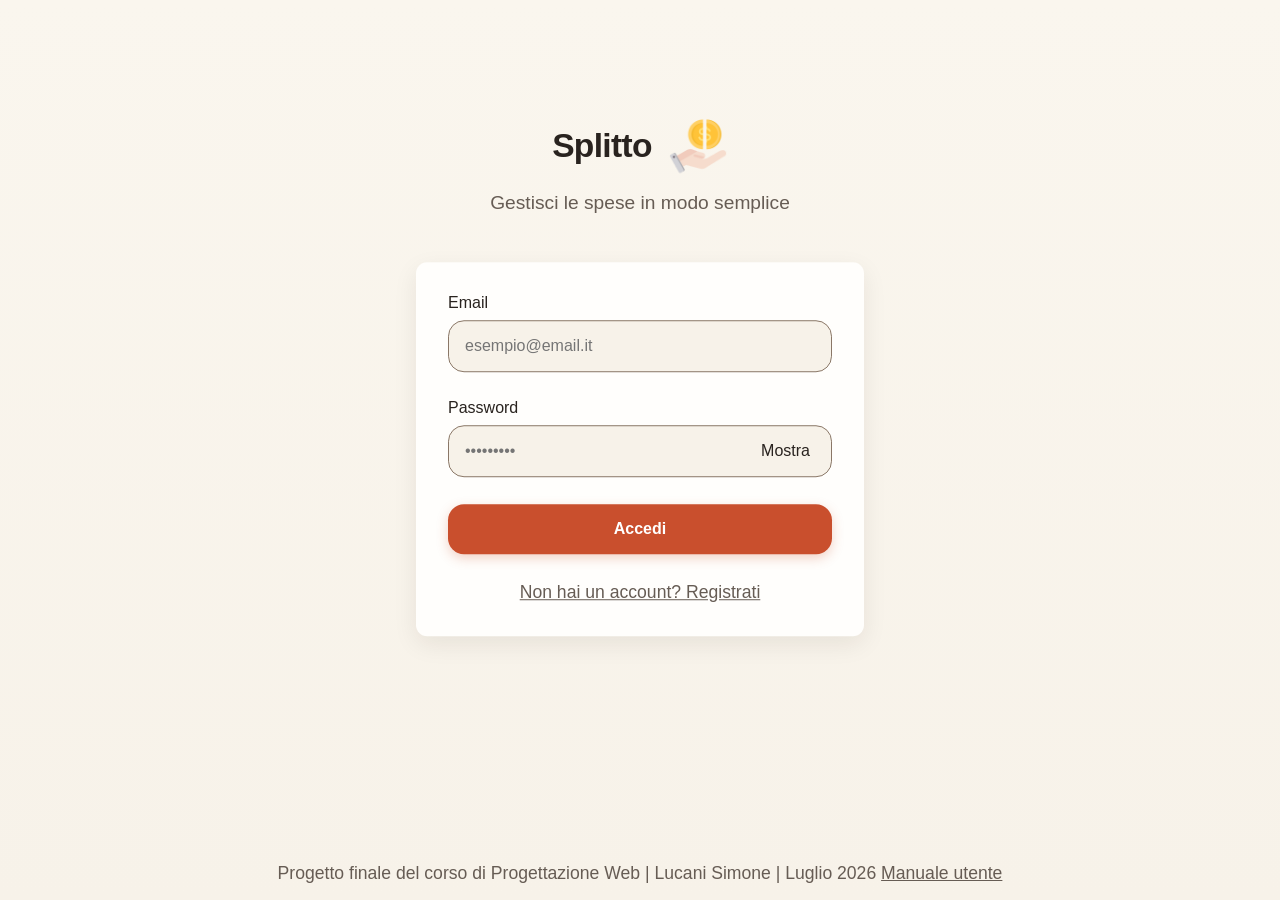
<file: index.html>
<!DOCTYPE html>
<html lang="it">
<head>
    <meta charset="UTF-8">
    <meta name="viewport" content="width=device-width, initial-scale=1.0">
    <title>Splitto - Login </title>
    <link rel="icon" type="image/png" href="img/logo.png"> <!--per icona sito alto sx-->

    <link rel="stylesheet" href="css/style.css">
</head>

<body>
    <div class="paginaLogin">
        <header>
            <div class="h1h2">
                <div class="titoloLogo">
                    <h1>Splitto</h1>
                    <img  src="img/logo.png" alt="logo" class="logo">
                </div>
                <h2>Gestisci le spese in modo semplice</h2>
            </div>
        </header>
    
        <main>
            
            <form method="post" id="formLogin" class="bloccoBianco" novalidate>
    
                <div class="labelInput nascosto" id="labelInputNome">
                    <label for="inputNome">Nome</label>
                    <input type="text"  id="inputNome" name="nome" placeholder="Luca" pattern="^[A-Z][a-z]+$">
                </div>
    
                <div class="labelInput">
                    <label for="inputEmail">Email</label>
                    <input type="email" required id="inputEmail" name="email" placeholder="esempio@email.it">
                </div>
    
                <div id="pwdRequisiti">
                    <div class="labelInput">
                        <label for="inputPassword">Password</label>
                        <div class="passwordMostra">
                            <input type="password" required id="inputPassword"  name="password" placeholder="•••••••••" pattern="(?=.*[A-Z])(?=.*[0-9])(?=.*[^A-Za-z0-9]).{8,}">
                            <button class="btnMostra" id="btnMostra" type="button">Mostra</button>
                        </div>
                    </div>
                    
                    <ul id="listaRequisiti" class="nascosto">
                        <li id="reqLunghezza" class="invalido">Almeno 8 caratteri</li>
                        <li id="reqMaiuscola" class="invalido">Almeno una lettera maiuscola</li>
                        <li id="reqNumero" class="invalido">Almeno un numero</li>
                        <li id="reqSpeciale" class="invalido">Almeno un carattere speciale</li>
                    </ul>
                </div>
                    
                
                <div id="areaErrore" class="errore nascosto"></div>
    
                <button type="submit" id="btnAccedi" class="btnArancio">Accedi</button>
                
                
                <button id="linkRegistrati" class="btnLink">Non hai un account? Registrati</button>
                
            </form>
        </main>

        
        
    </div>
    <footer>
        <small>
            Progetto finale del corso di Progettazione Web | Lucani Simone | Luglio 2026
        </small>
        <small>
            <a class="manuale" href="html/manuale.html">Manuale utente</a>
        </small>
    </footer>
    
    <script src="js/common.js"></script>
    <script src="js/login.js"></script>
</body>
</html>
</file>
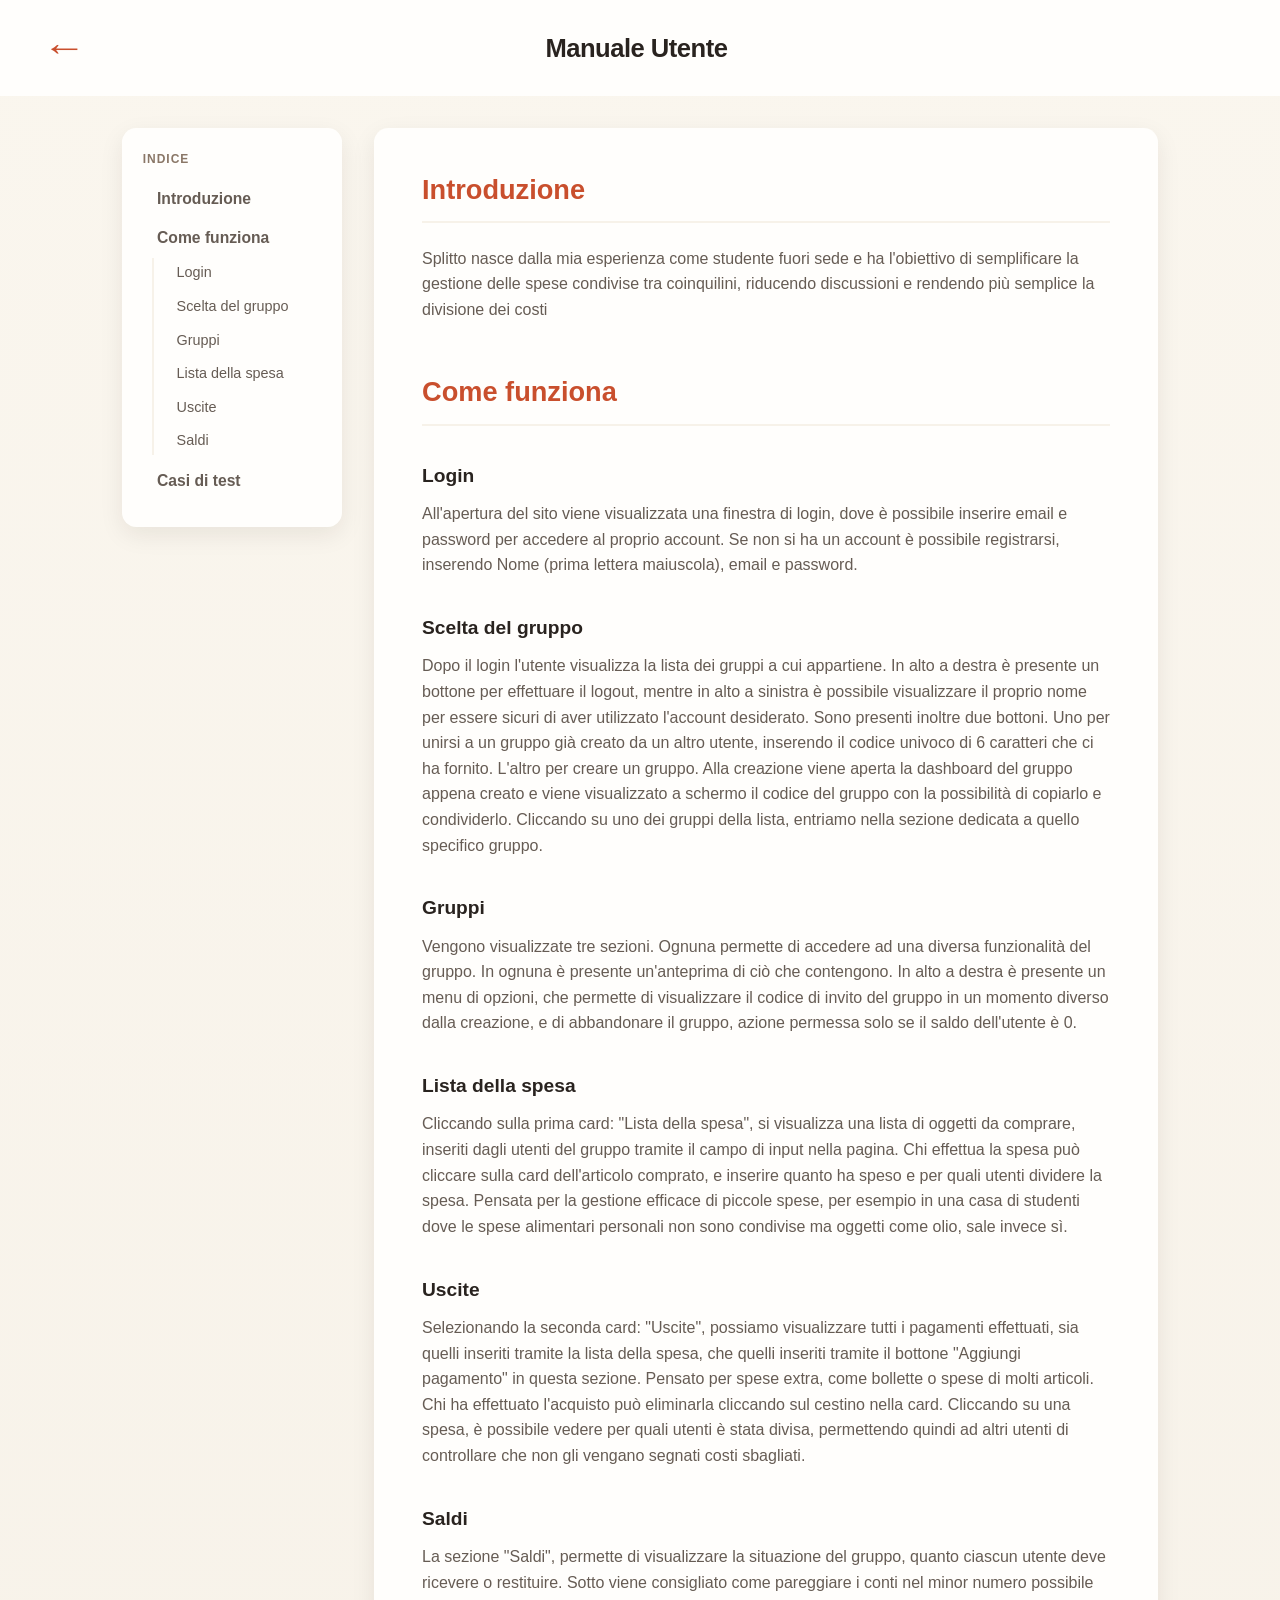
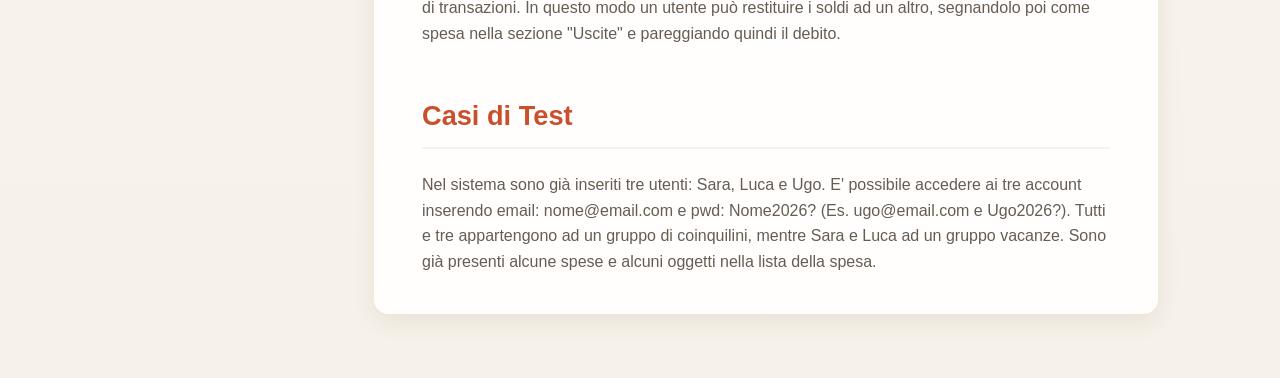
<file: html/manuale.html>
<!DOCTYPE html>
<html lang="it">

<head>
    <meta charset="UTF-8">
    <meta name="viewport" content="width=device-width, initial-scale=1.0">
    <title>Splitto - Manuale Utente</title>
    <link rel="icon" type="image/png" href="../img/logo.png"> <!--per icona sito alto sx-->

    <link rel="stylesheet" href="../css/style.css">
</head>

<body>
    <header class="intestazione">
        <button id="btnIndietroManuale" class="freccia">←</button>
        <h1 id="titoloNomeGruppo">Manuale Utente</h1>
        <div id="finto"></div>
    </header>

    <div class="corpoManuale">
        <nav class="navManuale">
            <span class="etichettaNav">Indice</span>
            <ul class="listaNav">
                <li><a href="#introduzione">Introduzione</a></li>
                <li>
                    <a href="#funzionamento">Come funziona</a>
                    <ul class="listaNav">
                        <li><a href="#login">Login</a></li>
                        <li><a href="#sceltaGruppo">Scelta del gruppo</a></li>
                        <li><a href="#gruppi">Gruppi</a></li>
                        <li><a href="#listaSpesa">Lista della spesa</a></li>
                        <li><a href="#uscite">Uscite</a></li>
                        <li><a href="#saldi">Saldi</a></li>
                    </ul>
                </li>
                <li><a href="#test">Casi di test</a></li>
            </ul>
        </nav>
        
        <main class="manualeUtente">
            <h2 id="introduzione">Introduzione</h2>
            Splitto nasce dalla mia esperienza come studente fuori sede e ha l'obiettivo di semplificare la gestione delle spese
            condivise tra coinquilini, riducendo discussioni e rendendo più semplice la divisione dei costi
    
            <h2 id="funzionamento">Come funziona</h2>
    
            <h3 id="login">Login</h3>
            All'apertura del sito viene visualizzata una finestra di login, dove è possibile inserire email e password per accedere al proprio account. Se non si ha un account è possibile registrarsi, inserendo Nome (prima lettera maiuscola), email e password.
    
            <h3 id="sceltaGruppo">Scelta del gruppo</h3>
            Dopo il login l'utente visualizza la lista dei gruppi a cui appartiene. In alto a destra è presente un bottone per effettuare il logout, mentre in alto a sinistra è possibile visualizzare il proprio nome per essere sicuri di aver utilizzato l'account desiderato.
            Sono presenti inoltre due bottoni. Uno per unirsi a un gruppo già creato da un altro utente, inserendo il codice univoco di 6 caratteri che ci ha fornito. L'altro per creare un gruppo. Alla creazione viene aperta la dashboard del gruppo appena creato e viene visualizzato a schermo il codice del gruppo con la possibilità di copiarlo e condividerlo.
            Cliccando su uno dei gruppi della lista, entriamo nella sezione dedicata a quello specifico gruppo.
    
            <h3 id="gruppi">Gruppi</h3>
            Vengono visualizzate tre sezioni. Ognuna permette di accedere ad una diversa funzionalità del gruppo. In ognuna è presente un'anteprima di ciò che contengono. 
            In alto a destra è presente un menu di opzioni, che permette di visualizzare il codice di invito del gruppo in un momento diverso dalla creazione, e di abbandonare il gruppo, azione permessa solo se il saldo dell'utente è 0.
        
            <h3 id="listaSpesa">Lista della spesa</h3>
            Cliccando sulla prima card: "Lista della spesa", si visualizza una lista di oggetti da comprare, inseriti dagli utenti del gruppo tramite il campo di input nella pagina.
            Chi effettua la spesa può cliccare sulla card dell'articolo comprato, e inserire quanto ha speso e per quali utenti dividere la spesa.
            Pensata per la gestione efficace di piccole spese, per esempio in una casa di studenti dove le spese alimentari personali non sono condivise ma oggetti come olio, sale invece sì. 
    
            <h3 id="uscite">Uscite</h3>
            Selezionando la seconda card: "Uscite", possiamo visualizzare tutti i pagamenti effettuati, sia quelli inseriti tramite la lista della spesa, che quelli inseriti tramite il bottone "Aggiungi pagamento" in questa sezione.
            Pensato per spese extra, come bollette o spese di molti articoli.
            Chi ha effettuato l'acquisto può eliminarla cliccando sul cestino nella card.
            Cliccando su una spesa, è possibile vedere per quali utenti è stata divisa, permettendo quindi ad altri utenti di controllare che non gli vengano segnati costi sbagliati.
    
            <h3 id="saldi">Saldi</h3>
            La sezione "Saldi", permette di visualizzare la situazione del gruppo, quanto ciascun utente deve ricevere o restituire.
            Sotto viene consigliato come pareggiare i conti nel minor numero possibile di transazioni.
            In questo modo un utente può restituire i soldi ad un altro, segnandolo poi come spesa nella sezione "Uscite" e pareggiando quindi il debito.
    
            <h2 id="test">Casi di Test</h2>
            Nel sistema sono già inseriti tre utenti: Sara, Luca e Ugo. E' possibile accedere ai tre account inserendo email: nome@email.com e pwd: Nome2026? (Es. ugo@email.com e Ugo2026?).
            Tutti e tre appartengono ad un gruppo di coinquilini, mentre Sara e Luca ad un gruppo vacanze.
            Sono già presenti alcune spese e alcuni oggetti nella lista della spesa.
        </main>
    </div>



    <script>
        const btnIndietroManuale = document.getElementById("btnIndietroManuale");

        btnIndietroManuale.addEventListener("click",(event)=>{
            event.preventDefault();

            window.location.href = "../index.html";
        });
    </script>
</body>
</html>
</file>
<file: css/style.css>
*,
*::before,
*::after {
    box-sizing: border-box;
}

:root {
    --colore-principale: #c94f2d;
    --colore-principale-hover: #a93e22;
    --colore-bianco-hover: #e2e6ea;
    --colore-sfondo: #f7f2e9;
    --colore-blocco: #fffefc;
    --colore-testo: #29231f;
    --colore-testo2: #665c54;
    --colore-errore: #c0392b;
    --colore-successo: #2e7d5b;
    --colore-bordo: #8a7767;
    --colore-dettaglio: #f4b942;
}

/* ---------- BASE ---------- */



body {
    min-height: 100vh;

    display: flex;
    flex-direction: column;
    align-items: center;
    justify-content: flex-start;
    margin: 0;

    background: linear-gradient(180deg, #faf6ee 0%, var(--colore-sfondo) 100%);
    color: var(--colore-testo);
    font-family: "Segoe UI", Tahoma, Geneva, Verdana, sans-serif;
}

h1 {
    margin: 0;
    letter-spacing: -0.02em;
    font-size: 2.1rem;
    font-weight: 650;
}

h2 {
    color: var(--colore-testo2);
    font-size: 1.2rem;
    font-weight: 400;
}

header {
    width: 100%;
    padding: 0.5rem 0.5rem 0.5rem;
    text-align: center;
    min-height: 125px;
}

footer {
    color: var(--colore-testo2);
    margin-top: auto;
    padding: 1rem;
    text-align: center;
    font-size: 1.2rem;
}

.manuale{
    color: var(--colore-testo2);
}

/* ---------- LOGO ---------- */

.titoloLogo {
    display: flex;
    align-items: center;
    justify-content: center;
    gap: 1rem;
}

.logo {
    width: 60px;
    height: auto;
    object-fit: contain;
}

/* ---------- CONTENITORI ---------- */
.h1h2{
    display: flex;
    flex-direction: column;
    align-items: center;
}
.mainGruppi {
    display: flex;
    flex-direction: column;
    align-items: center;
    gap: 1rem;
    padding: 3rem;
    width: 100%;
    max-width: 900px;
}

.bloccoBianco {
    padding: 2rem;
    background-color: var(--colore-blocco);
    border-radius: 0.7rem;
    box-shadow: 0 8px 24px rgba(42, 30, 18, 0.08);
}
/*----------LOGIN---------*/
#formLogin{
    width: 28rem;
}

.passwordMostra {
    position: relative;
    width: 100%;
}

#inputPassword {
    width: 100%;
    padding-right: 6rem;
}


.invalido {
    color: var(--colore-errore);
}

.valido {
    color: var(--colore-successo);
}

.btnMostra {
    position: absolute;
    right: 1rem;
    top: 50%;
    transform: translateY(-50%);
    background-color: transparent;
    color: var(--colore-testo);
    border: none;
    font-weight: 500;
    font-size: 1rem;
    cursor: pointer;
}

.paginaLogin {
    flex: 1;
    width: 100%;

    display: flex;
    flex-direction: column;
    align-items: center;
    justify-content: center;


    gap: 1.5rem;
    padding: 2rem;

    transform: translateY(-6%);
}
/* ---------- FORM ---------- */


form {
    display: flex;
    flex-direction: column;
    gap: 1.7rem;
}

.labelInput {
    display: flex;
    flex-direction: column;
    gap: 0.5rem;
}

.labelInput label {
    color: var(--colore-testo);
    font-size: 1rem;
    font-weight: 500;
}

input {
    width: 100%;
    padding: 1rem;

    background-color: var(--colore-sfondo);
    color: var(--colore-testo);

    border: 1px solid var(--colore-bordo);
    border-radius: 1rem;

    font: inherit;
    transition: border-color 0.2s ease, 
    box-shadow 0.2s ease,
    background-color 0.2s ease;
}

input:hover{
    border-color: var(--colore-principale);
}

input:focus-visible {
    outline: none;
    border-color: var(--colore-principale) ;
    box-shadow: 0 0 0 4px #c94f2d60
}

input:focus::placeholder {
    opacity: 0.6;
}

.inputErrore {
    background-color: #fde8e8;
    border-color: var(--colore-errore);
}

.errore {
    min-height: 1.2rem;
    color: var(--colore-errore);
    font-size: 1rem;
    text-align: center;
    margin: 0;
}


/* ---------- BOTTONI ---------- */

button {
    font: inherit;
    cursor: pointer;
}

.btnArancio,
.btnBianco {
    padding: 1rem;
    border-radius: 1rem;
    font-weight: bold;
    text-align: center;

    transition:
        background-color 0.2s ease,
        border-color 0.2s ease,
        transform 0.1s ease;
}

.btnArancio {
    background-color: var(--colore-principale);
    color: white;
    border: none;
    box-shadow: 0 4px 12px rgba(201, 79, 45, 0.25);
}

.btnArancio:hover {
    background-color: var(--colore-principale-hover);
    transform: translateY(-1px);
}

.btnArancio:active {
    transform: translateY(1px);
}


.btnBianco {
    background-color: var(--colore-blocco);
    color: var(--colore-testo);
    border: none;
    box-shadow: 0 4px 12px rgba(29, 8, 3, 0.25);
}

.btnBianco:hover {
    background-color: var(--colore-bianco-hover);
    transform: translateY(-1px);
}

.btnBianco:active {
    transform: translateY(1px);
}

.btnLink,
.manuale {
    background-color: transparent;
    border: none;
    box-shadow: none;
    font-weight: 500;
    color: var(--colore-testo2);
    text-decoration: underline;
    font-size: 1.1rem;
}

small{
    font-size: 1.1rem;
}
.btnLink:hover,
.manuale:hover {
    color: var(--colore-principale-hover);
}

.btnLink:focus-visible,
.manuale:focus-visible {
    outline: 2px solid var(--colore-dettaglio);
    outline-offset: 3px;
    border-radius: 2px;
}

.coppiaBottoni {
    display: flex;
    gap: 2rem;
    padding: 1rem;
}

.coppiaBottoni button {
    width: 15rem;
}

/* ---------- PAGINA GRUPPI ---------- */

.intestazione {
    display: flex;
    justify-content: space-between;
    align-items: center;
    padding: 0.5rem 2rem;
    width: 100%;
    box-sizing: border-box;
    background-color: var(--colore-blocco);
    min-height: 6rem;
}

.btnEsci {
    padding: 0.5rem 1rem;
    background-color: var(--colore-errore);
    color: white;
    border: none;
    border-radius: 0.7rem;

    transition:
            background-color 0.2s ease,
            border-color 0.2s ease,
            transform 0.1s ease;
}

.btnEsci:hover {
    filter: brightness(0.85); /* più scuro all'hover*/
    transform: translateY(-1px);
}


.btnEsci:active {
    filter: brightness(0.75);
    transform: translateY(1px);
}

.testoSemplice {
    color: var(--colore-testo);
}

#info {
    font-size: 0.95rem;
    font-weight: 600;
    color: var(--colore-principale);
    background-color: var(--colore-sfondo);
    padding: 0.6rem 1.2rem;
    border-radius: 4rem;
    box-shadow: inset 0 1px 3px rgba(0, 0, 0, 0.02);
    display: inline-block;
}

.spazio {
    display: flex;
    flex-direction: column;
    gap: 1.3rem;
    align-items: center;
    width: 100%;
    max-width: 800px;
    margin: 0 auto;
    justify-content: center;
}


.bloccoLista{
    flex: 1;
    width: 95%;
    max-width: 800px;
    box-sizing: border-box;
    cursor: pointer;
    margin: 0;
    border-left: 4px solid var(--colore-principale);

    display: flex;
    justify-content: space-between;
    align-items: center;
}

.titoloGruppo{
    margin: 0 0 0.6rem 0;
    font-size: 1.6rem;
    font-weight: 630;
}

.bloccoLista:hover {
    transform: translateY(-2px);
    box-shadow: 0 12px 28px rgba(42, 30, 18, 0.12);
}

.bloccoLista:hover .freccia{
    transform: scaleX(1.5) translateX(4px);
    color: var(--colore-principale-hover);
}


.mainGruppi .coppiaBottoni{
    display: flex;
    gap: 1rem;
    width: 100%;
    max-width: 800px;
    margin: 2rem auto 0 auto;
}

.mainGruppi .coppiaBottoni button {
    flex: 1;
}

.freccia {
    display: inline-block;
    font-family: "Arial", sans-serif;
    font-size: 2.3rem;
    font-weight: 800;
    color: var(--colore-principale);
    cursor: pointer;
    margin-left: 8px;
    transform: scaleX(1.2);
    transition: all 0.2s ease;
    background-color: transparent;
    border:none;

}


.badgePartecipanti {
    display: inline-flex;
    align-items: center;
    width: -moz-fit-content; 
    width: fit-content;
    font-size: 0.85rem;
    font-weight: 500;
    padding: 0.5rem 1rem;
    border-radius: 1rem;
    margin-top: 0.4rem;
}

/* ---------- DIALOG ---------- */

.sfondoDialog{
    position: fixed;
    top: 0;
    left: 0;
    width: 100%;
    height: 100%;
    background-color: rgba(0, 0, 0, 0.6);
    display: flex;
    justify-content: center;
    align-items: center;
    z-index: 1000;
}

.dialog{
    display: flex;
    flex-direction: column;
    gap: 1rem;
    background: white;
    padding: 2rem;
    border-radius: 10px;
    box-shadow: 0 4px 15px rgba(0, 0, 0, 0.2);
    width: 100%;
    max-width: 450px;
}

.dialog label{
    font-weight: 500;
}


.dialog input {
    width: 100%;
}

.dialog .coppiaBottoni {
    justify-content: flex-end;
}

.dialog h1{
    font-size: 1.5rem;
}

#areaContenutoModale {
    color: var(--colore-testo);
    margin-bottom: 1.5rem;
    padding: 0;
    background: transparent;
    border: none;
    text-align: center;

    display: flex;
    justify-content: center;
    align-items: center;
    min-height: 4rem;

    transition: all 0.2s ease-in-out;
}

/*areaModale che in quel momento appartiene a questa classe*/
#areaContenutoModale.stileMessaggio {
    margin-top: 1rem;
    font-size: 1.2rem;
    color: var(--colore-errore);
}

#areaContenutoModale.stileCodice {
    margin-top: 3rem;
    background-color: #f4f6f9;
    border: 2px dashed var(--colore-bordo);
    border-radius: 0.5rem;
    padding: 1.3rem 2rem;
    font-size: 1.8rem;
    font-family: 'Courier New', Courier, monospace;
    color: var(--colore-principale);
    font-weight: bold;
    width: 100%;
    letter-spacing: 0.5rem;
    text-indent: 0.5rem;
}


/* ---------- DASHBOARD DETTAGLIO ---------- */
.intestazione .freccia:hover{
    transform: scaleX(1.5) translateX(-4px);
    color: var(--colore-principale-hover);
}


.trePuntini{
    font-size: 2rem;
    padding: 1rem;
    position: relative;
    cursor: pointer;
}

.iconcina{
    width: 1.5rem;
    height: 1.5rem;
}

.menuGruppo {
    position: absolute;
    top: 100%;
    right: 0;
    background-color: var(--colore-blocco);
    border-radius: 0.7rem;
    box-shadow: 0 0.5rem 3rem rgba(42, 30, 18, 0.12);
    display: flex;
    flex-direction: column;
    min-width: 12rem;
    padding: 0.5rem 0;
    z-index: 10;
}

.itemMenu {
    background: transparent;
    border: none;
    text-align: left;
    padding: 0.8rem 1.2rem;
    font: inherit;
    font-size: 1rem;
    color: var(--colore-testo);
    cursor: pointer;
}

.itemMenu:hover {
    background-color: var(--colore-sfondo);
}


#spazioSezione h2{
    font-size: 1.5rem;
    font-weight: 900;
}


#spazioSezioni {
    display: grid;
    grid-template-columns: 1fr;
    grid-auto-rows: 1fr;
    gap: 2rem;
    width: 100%;
    max-width: 800px;
    margin: 0 auto;
    align-items: center;
    
}

#spazioSezioni .bloccoLista {
    height: 100%;
    width: 100%;
    margin: 0;
}

#spazioSezioni .bloccoLista {
    border: none;
}

#btnAbbandonaGruppo{
    color: var(--colore-errore);
}

#titoloModale{
    text-align: center;
}

#areaContenutoModale{
    display: flex;
    flex-direction: column;
}
/* ---------- ANTEPRIME CARD ---------- */

.infoGruppo {
    display: flex;
    flex-direction: column;
    gap: 0.8rem;
}

.infoGruppo>div {
    color: var(--colore-testo2);
    font-size: 0.95rem;
}

.listaAnteprima {
    list-style: none;
    margin: 0;
    padding: 0;
    display: flex;
    flex-direction: column;
    gap: 0.3rem;
}

.itemAnteprima {
    font-size: 0.95rem;
    color: var(--colore-testo2);
    white-space: nowrap;
    overflow: hidden;
    text-overflow: ellipsis;
}

.itemAnteprima::before {
    content: "•";
    color: var(--colore-principale);
    margin-right: 0.5rem;
}

.altriAnteprima {
    font-size: 0.85rem;
    font-weight: 600;
    color: var(--colore-principale);
}

.badgeSaldo {
    display: inline-flex;
    font-size: 0.95rem;
    font-weight: 600;
    padding: 0.6rem 1rem;
    border-radius: 4rem;
    background-color: var(--colore-sfondo);
    width: -moz-fit-content;
    width: fit-content;
}

#titoloNomeGruppo{
    font-size: 1.6rem;
    font-weight: 600;
}

.etichetta {
    font-size: 0.75rem;
    font-weight: 700;
    text-transform: uppercase;
    letter-spacing: 0.05em;
    color: var(--colore-bordo);
    margin-bottom: -0.3rem;
}

/*---------LISTA DELLA SPESA--------*/
#formAggiungiArticolo{
    display: flex;
    flex-direction: row;
    gap: 0.5rem;
    margin-bottom: 1rem;
}

/*uguale ai tre puntini*/
#finto{
    padding: 2rem;
    font-size: 1rem;
    color: transparent;
}

.messaggioInformativo1{
    font-size: 1.5rem;
    padding: 1.3rem;
    color: var(--colore-testo2);
    margin-top: 1.4rem;
    margin-bottom: 0;
    font-weight: 700;
    text-align: center;
}

.messaggioInformativo2 {
    font-size: 1.2rem;
    color: var(--colore-testo2);
    font-weight: 400;
    margin-top: 0;
    text-align: center;
}

.coppiaMessaggi{
    display: flex;
    flex-direction: column;
    gap: 0;
    background-color: #fffefc5d;
    margin-top: 1rem;
}


#inputArticolo{
    width: 24rem;
}

#spazioLista .bloccoLista{
    border: none;
}

#spazioLista .bloccoBianco{
    padding: 1.3rem; /*Più piccole*/
}

#spazioLista h2{
    font-size: 1.3rem;
    color: var(--colore-testo);
    font-weight: 600;
    margin-bottom: 0;
}

#spazioLista .testo{
    font-size: 1.1rem;
    color: var(--colore-testo2);
    font-weight: 500;
}

.titoloOggetto{
    margin-bottom: 0.4rem;
    margin-top: 0.4rem;
    font-size: 1.5rem;
}

#spazioLista .infoGruppo{
    gap: 0.4rem;
}

#dialogComprato .badgeSaldo{
    align-self: center;
    font-size: 1.1rem;
}

.itemPartecipante{
    display: flex;
    flex-direction: row;
    align-items: center;
    width: 100%;
}

.itemPartecipante label {
    display: flex;
    flex-direction: row;
    align-items: center;
    gap: 1rem;
    font-size: 1rem;
    color: var(--colore-testo);
    cursor: pointer;
    padding: 0.4rem 0;
    justify-content: flex-start;

    width: 100%;
    padding: 0.8rem 0.5rem;
    border-radius: 0.5rem;
    transition: background-color 0.2s ease;
}

.itemPartecipante label:active,
.itemPartecipante label:hover {
    background-color: #00000008;
}

input[type="checkbox"]{
    accent-color: var(--colore-principale);
    width: 1.2rem;
    height: 1.2rem;
    margin: 0;
    cursor: pointer;
}

#etichettaSezione{
    font-weight: 700;
    font-size: 1.1rem;
}

#partecipantiBottoni{
    display: flex;
    flex-direction: column;
    gap: 0;
}

#areaErroreSpesa{
    padding: 1rem;
    font-size: 1.2rem;
}

#inputArticolo.inputErrore{
    background-color: #fde8e8;
    border-color: var(--colore-errore);
}

#erroreAggiungi{
    font-size: 1.4rem;
}

#formErroreAggiungi{
    display: flex;
    flex-direction: column;
    gap: 0;
}


/*---------TUTTE LE SPESE--------*/

#spazioListaSpese .bloccoLista{
    border: none;
    max-width: none;
    width: 100%;
    margin: 0;
    position: relative;
}

.riga{
    width: 100%;
    display: flex;
    flex-direction: row;
    justify-content: space-between;
    align-items: center;
}
.dueRighe{
    display: flex;
    flex-direction: column;
    gap: 0.5rem;
}
#spazioListaSpese .bloccoBianco{
    padding: 1rem;
}

#spazioListaSpese .infoGruppo{
    gap: 0;
    width: 100%;
}

#spazioListaSpese h2 {
    font-size: 1.3rem;
    color: var(--colore-testo);
    font-weight: 600;
    margin-bottom: 0;
}

#spazioListaSpese .divPartecipanti .testo {
    font-size: 1.5rem;
    color: var(--colore-testo2);
    font-weight: 500;
    transform: translateX(-1.1rem);
}

#spazioListaSpese .infoGruppo .testo {
    font-size: 1rem;
    color: var(--colore-testo2);
}

#btnAggiungiSpesa{
    width: 23rem;
    height: 4rem;
    margin-bottom: 2rem;
}

.btnElimina{
    border: none;
    background-color: transparent;
    position: absolute;
    top: 0.3rem;
    right: 0.3rem;
    z-index: 10;
    filter: grayscale(100%) opacity(50%);
    transition: filter 0.2s ease;

}

.btnElimina:hover{
    transform: translateY(-1px);
    filter: grayscale(0%) opacity(100%);
}

.btnElimina:active {
    transform: translateY(1px);
}


#spazioListaSpese .titoloOggetto{
    font-size: 1.8rem;
}

#listaPartecipanti{
    display: flex;
    flex-direction: column;
    gap: 0.4rem;
    padding: 0.5rem 0;
    margin-top: 0.5rem;
    margin-bottom: 1rem;
    text-align: left;
    width: 100%;
}

#dialogP{
    display: flex;
    flex-direction: column;
    gap: 0;
}

#dialogP .itemAnteprima{
    font-size: 1.2rem;
}

#quantoTesta{
    margin-top: 0.5rem;
    margin-bottom: 0.5rem;
}

#spazioListaSpese .freccia{
    font-size: 2.3rem;
    margin: 0;
}

.prezzo {
    font-size: 2.1rem;
    font-weight: 800;
    color: var(--colore-principale);
    margin: 0;
}

.divPrezzoFreccia{
    display: flex;
    align-items: center;
    gap: 0.5rem;
    justify-content: center;
    position: absolute;
    right: 1.3rem;
    top: 50%;
    transform: translateY(-50%);
}

.infoSotto {
    display: flex;
    flex-direction: row;
    justify-content: flex-start;
    align-items: center;
    gap: 1.5rem;
    width: 100%;
}

/* ---------- SALDI ---------- */

#listaSaldiSistema {
    width: 100%;
    max-width: 800px;
}

#listaSaldiSistema .bloccoLista {
    border: none;
    cursor: default;
}
#spazioSaldiSistema .infoGruppo {
    gap: 0;
}

#listaSaldiSistema h2 {
    margin: 0
}

#listaSaldiSistema .testo {
    font-size: 1.1rem;
    color: var(--colore-testo2);
    font-weight: 500;
}

#listaSaldiSistema .prezzo{
    font-size: 1.9rem;
}

#listaSaldiSistema{
    display: flex;
    flex-direction: column;
    gap: 2rem;
}

#listaSaldiSistema .titoloOggetto{
    font-size: 1.9rem;
    font-weight: bold;
}

#sistemaConti{
    text-align: center;
    align-items: center;
    display: flex;
    flex-direction: column;
    gap: 2rem;
}

#sistemaConti h2{
    margin-top: 1rem;
}

#areaPagamentiConsigliati{
    width: 95%;
    align-items: center;
}

#areaPagamentiConsigliati .bloccoLista:hover {
    transform: none;
    box-shadow: none;
}

.frecciaPagamento {
    display: inline-block;
    color: var(--colore-testo);
    font-family: "Arial", sans-serif;
    font-weight: 800;
    font-size: 2rem;
    transform: scaleX(1.5);
}

#listaSaldiSistema h2{
    margin-top: 0.3rem;
    color: var(--colore-testo);
    font-weight: 600;
}

#areaPagamentiConsigliati .titoloOggetto{
    font-weight: 600;
    font-size: 1.8rem;
}

#sistemaConti{
    gap: 1rem;
}

#listaSaldiSistema .bloccoBianco{
    transform: none;
    box-shadow: 0 8px 24px rgba(42, 30, 18, 0.08);
}

/*-----------MANUALE-------------*/

.corpoManuale {
    display: flex;
    align-items: flex-start;
    gap: 2rem;
    width: 100%;
    max-width: 1100px;
    margin: 2rem auto 4rem auto;
    padding: 0 2rem;
}

/*-----------INDICE DI NAVIGAZIONE-------------*/

.navManuale {
    flex: 0 0 220px;
    position: sticky;
    top: 2rem;

    background-color: var(--colore-blocco);
    border-radius: 0.9rem;
    padding: 1.5rem 1.3rem;
    box-shadow: 0 8px 24px rgba(42, 30, 18, 0.08);
}

.etichettaNav {
    display: block;
    font-size: 0.75rem;
    font-weight: 700;
    text-transform: uppercase;
    letter-spacing: 0.08em;
    color: var(--colore-bordo);
    margin-bottom: 1rem;
}

.listaNav {
    list-style: none;
    margin: 0;
    padding: 0;
}

.listaNav > li {
    margin-bottom: 0.3rem;
}

.listaNav a {
    display: block;
    text-decoration: none;
    color: var(--colore-testo2);
    font-weight: 600;
    font-size: 0.98rem;
    padding: 0.5rem 0.7rem;
    border-radius: 0.5rem;
    border-left: 3px solid transparent;
    transition: color 0.15s ease, background-color 0.15s ease, border-color 0.15s ease, transform 0.15s ease;
}

.listaNav a:hover {
    color: var(--colore-principale);
    background-color: var(--colore-sfondo);
    border-left-color: var(--colore-dettaglio);
    transform: translateX(2px);
}

.listaNav a:focus-visible {
    outline: 2px solid var(--colore-dettaglio);
    outline-offset: 2px;
}

.listaNav .listaNav {
    margin: 0.2rem 0 0.6rem 0.6rem;
    padding-left: 0.6rem;
    border-left: 2px solid var(--colore-sfondo);
}

.listaNav .listaNav a {
    font-weight: 400;
    font-size: 0.9rem;
    padding: 0.4rem 0.6rem;
}

/*-----------CONTENUTO MANUALE-------------*/

.manualeUtente {
    flex: 1 1 auto;
    min-width: 0;

    background-color: var(--colore-blocco);
    border-radius: 0.9rem;
    padding: 2.5rem 3rem;
    box-shadow: 0 8px 24px rgba(42, 30, 18, 0.08);

    color: var(--colore-testo2);
    line-height: 1.6;
}

.manualeUtente h2 {
    color: var(--colore-principale);
    border-bottom: 2px solid var(--colore-sfondo);
    padding-bottom: 0.6rem;
    margin-top: 3rem;
    font-size: 1.7rem;
    font-weight: 700;
    scroll-margin-top: 2rem; 
}

.manualeUtente h2:first-of-type {
    margin-top: 0;
}

.manualeUtente h3 {
    margin-top: 2.2rem;
    margin-bottom: 0.6rem;
    font-weight: 700;
    font-size: 1.2rem;
    color: var(--colore-testo);
    scroll-margin-top: 2rem;
}

/* ---------- UTILITÀ ---------- */

.nascosto {
    display: none;
}
</file>
